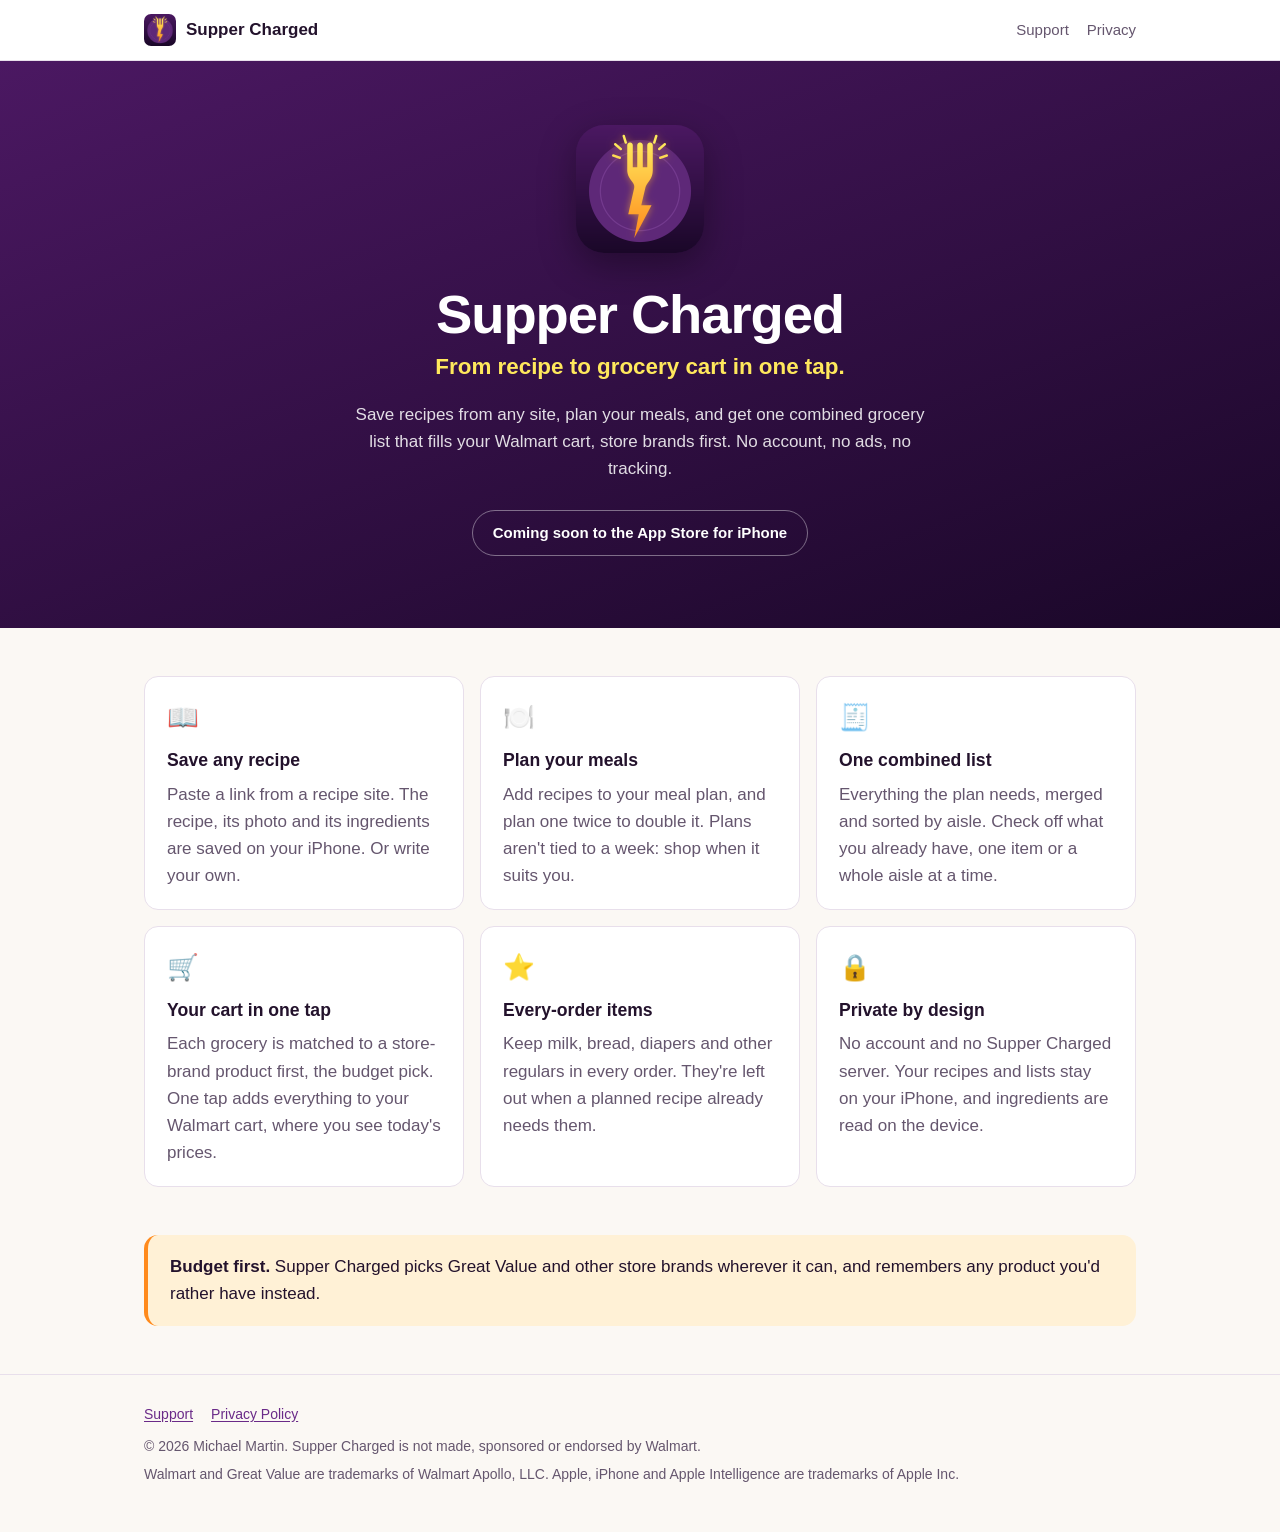
<file: index.html>
<!doctype html>
<html lang="en">
<head>
  <meta charset="utf-8">
  <meta name="viewport" content="width=device-width, initial-scale=1">
  <title>Supper Charged</title>
  <meta name="description" content="Save recipes from any site, plan your meals, and fill your grocery cart in one tap, store brands first. No account, no ads, no tracking.">
  <link rel="stylesheet" href="assets/style.css">
  <link rel="icon" href="assets/favicon-64.png" type="image/png">
  <link rel="apple-touch-icon" href="assets/icon-180.png">
</head>
<body>
  <header class="site-header">
    <div class="wrap">
      <a class="brand" href="./"><img src="assets/icon-180.png" alt="">Supper Charged</a>
      <nav class="site-nav" aria-label="Site">
        <a href="support/">Support</a>
        <a href="privacy/">Privacy</a>
      </nav>
    </div>
  </header>

  <main>
    <section class="hero">
      <div class="wrap">
        <img src="assets/icon-512.png" alt="The Supper Charged icon: a fork with a lightning-bolt handle">
        <h1>Supper Charged</h1>
        <p class="tagline">From recipe to grocery cart in one tap.</p>
        <p class="lede">Save recipes from any site, plan your meals, and get one combined grocery list that fills your Walmart cart, store brands first. No account, no ads, no tracking.</p>
        <span class="badge">Coming soon to the App Store for iPhone</span>
      </div>
    </section>

    <div class="wrap">
      <section class="features" aria-label="Features">
        <article class="card">
          <span class="emoji" aria-hidden="true">📖</span>
          <h2>Save any recipe</h2>
          <p>Paste a link from a recipe site. The recipe, its photo and its ingredients are saved on your iPhone. Or write your own.</p>
        </article>
        <article class="card">
          <span class="emoji" aria-hidden="true">🍽️</span>
          <h2>Plan your meals</h2>
          <p>Add recipes to your meal plan, and plan one twice to double it. Plans aren't tied to a week: shop when it suits you.</p>
        </article>
        <article class="card">
          <span class="emoji" aria-hidden="true">🧾</span>
          <h2>One combined list</h2>
          <p>Everything the plan needs, merged and sorted by aisle. Check off what you already have, one item or a whole aisle at a time.</p>
        </article>
        <article class="card">
          <span class="emoji" aria-hidden="true">🛒</span>
          <h2>Your cart in one tap</h2>
          <p>Each grocery is matched to a store-brand product first, the budget pick. One tap adds everything to your Walmart cart, where you see today's prices.</p>
        </article>
        <article class="card">
          <span class="emoji" aria-hidden="true">⭐</span>
          <h2>Every-order items</h2>
          <p>Keep milk, bread, diapers and other regulars in every order. They're left out when a planned recipe already needs them.</p>
        </article>
        <article class="card">
          <span class="emoji" aria-hidden="true">🔒</span>
          <h2>Private by design</h2>
          <p>No account and no Supper Charged server. Your recipes and lists stay on your iPhone, and ingredients are read on the device.</p>
        </article>
      </section>

      <div class="callout">
        <p><strong>Budget first.</strong> Supper Charged picks Great Value and other store brands wherever it can, and remembers any product you'd rather have instead.</p>
      </div>
    </div>
  </main>

  <footer class="site-footer">
    <div class="wrap">
      <nav aria-label="Footer">
        <a href="support/">Support</a>
        <a href="privacy/">Privacy Policy</a>
      </nav>
      <p>© 2026 Michael Martin. Supper Charged is not made, sponsored or endorsed by Walmart.</p>
      <p>Walmart and Great Value are trademarks of Walmart Apollo, LLC. Apple, iPhone and Apple Intelligence are trademarks of Apple Inc.</p>
    </div>
  </footer>
</body>
</html>
</file>
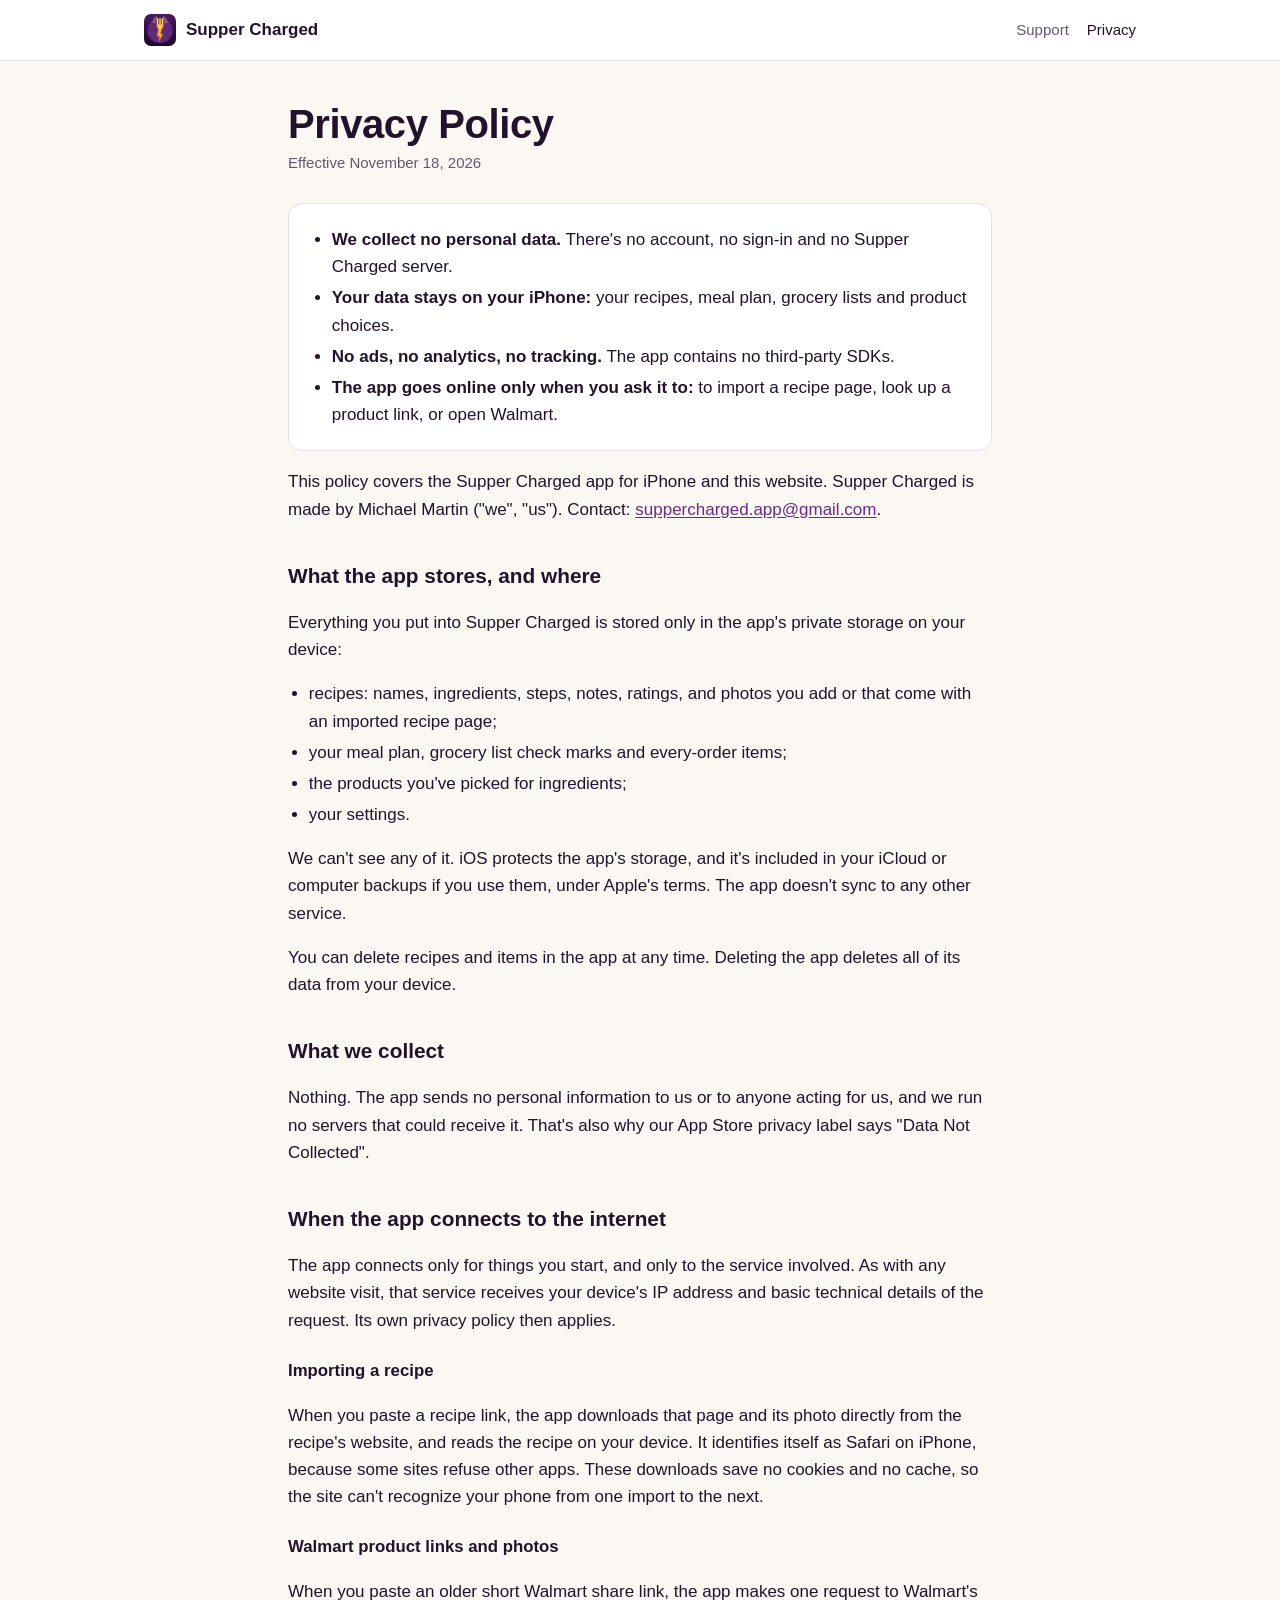
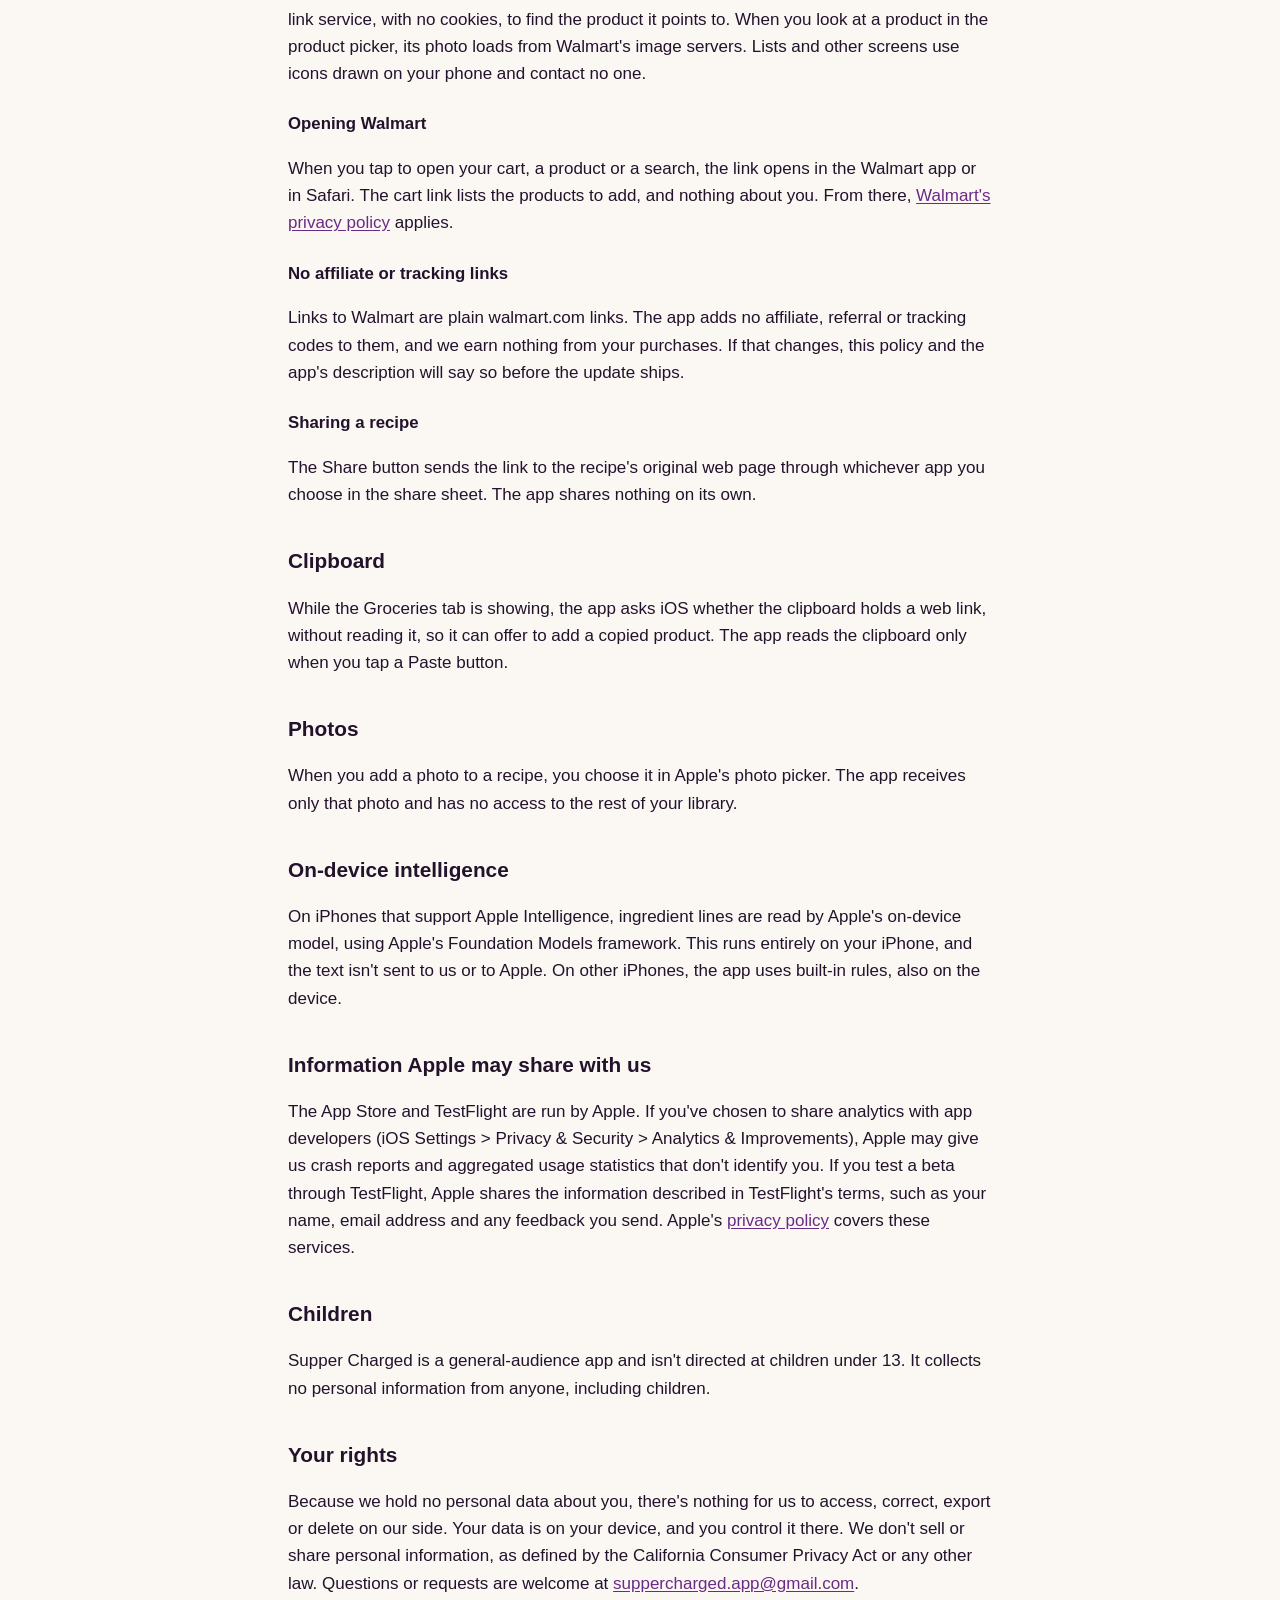
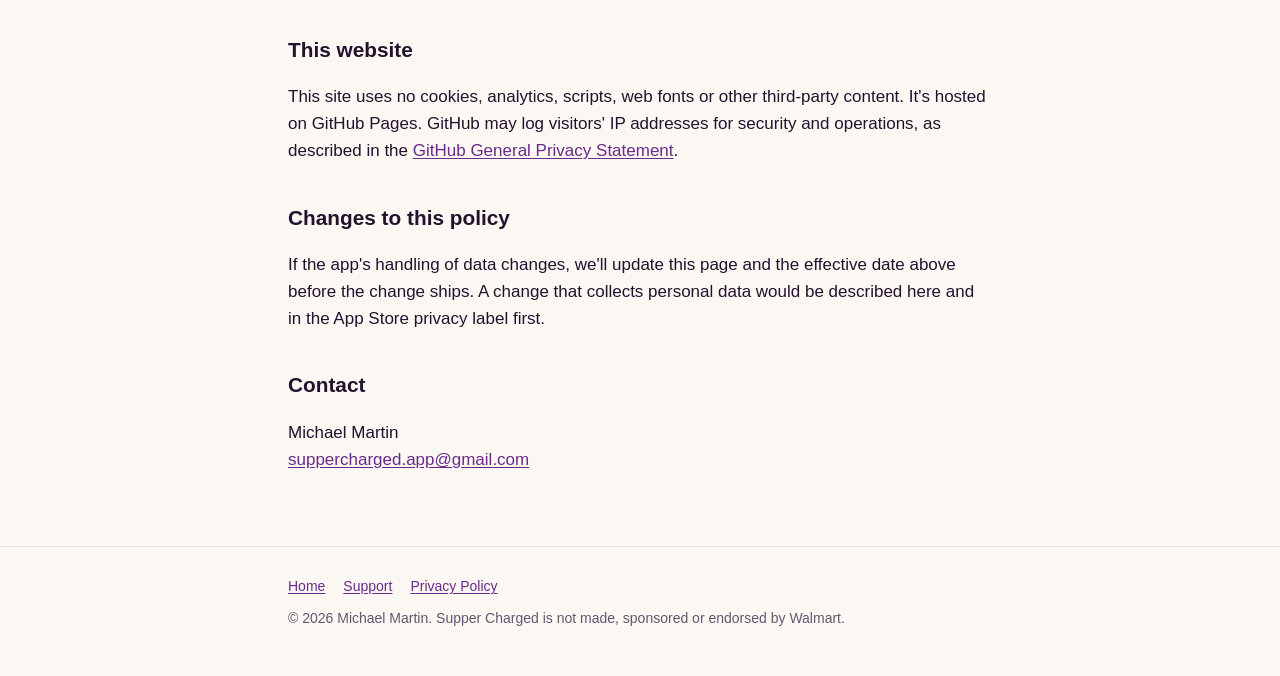
<file: privacy/index.html>
<!doctype html>
<html lang="en">
<head>
  <meta charset="utf-8">
  <meta name="viewport" content="width=device-width, initial-scale=1">
  <title>Privacy Policy · Supper Charged</title>
  <meta name="description" content="Supper Charged collects no personal data. Your recipes, meal plan and grocery lists stay on your iPhone.">
  <link rel="stylesheet" href="../assets/style.css">
  <link rel="icon" href="../assets/favicon-64.png" type="image/png">
  <link rel="apple-touch-icon" href="../assets/icon-180.png">
</head>
<body>
  <header class="site-header">
    <div class="wrap">
      <a class="brand" href="../"><img src="../assets/icon-180.png" alt="">Supper Charged</a>
      <nav class="site-nav" aria-label="Site">
        <a href="../support/">Support</a>
        <a href="./" aria-current="page">Privacy</a>
      </nav>
    </div>
  </header>

  <main class="page">
    <div class="wrap narrow">
      <h1>Privacy Policy</h1>
      <p class="updated">Effective November 18, 2026</p>

      <div class="summary">
        <ul>
          <li><strong>We collect no personal data.</strong> There's no account, no sign-in and no Supper Charged server.</li>
          <li><strong>Your data stays on your iPhone:</strong> your recipes, meal plan, grocery lists and product choices.</li>
          <li><strong>No ads, no analytics, no tracking.</strong> The app contains no third-party SDKs.</li>
          <li><strong>The app goes online only when you ask it to:</strong> to import a recipe page, look up a product link, or open Walmart.</li>
        </ul>
      </div>

      <p>This policy covers the Supper Charged app for iPhone and this website. Supper Charged is made by Michael Martin ("we", "us"). Contact: <a href="mailto:suppercharged.app@gmail.com">suppercharged.app@gmail.com</a>.</p>

      <h2>What the app stores, and where</h2>
      <p>Everything you put into Supper Charged is stored only in the app's private storage on your device:</p>
      <ul>
        <li>recipes: names, ingredients, steps, notes, ratings, and photos you add or that come with an imported recipe page;</li>
        <li>your meal plan, grocery list check marks and every-order items;</li>
        <li>the products you've picked for ingredients;</li>
        <li>your settings.</li>
      </ul>
      <p>We can't see any of it. iOS protects the app's storage, and it's included in your iCloud or computer backups if you use them, under Apple's terms. The app doesn't sync to any other service.</p>
      <p>You can delete recipes and items in the app at any time. Deleting the app deletes all of its data from your device.</p>

      <h2>What we collect</h2>
      <p>Nothing. The app sends no personal information to us or to anyone acting for us, and we run no servers that could receive it. That's also why our App Store privacy label says "Data Not Collected".</p>

      <h2>When the app connects to the internet</h2>
      <p>The app connects only for things you start, and only to the service involved. As with any website visit, that service receives your device's IP address and basic technical details of the request. Its own privacy policy then applies.</p>
      <h3>Importing a recipe</h3>
      <p>When you paste a recipe link, the app downloads that page and its photo directly from the recipe's website, and reads the recipe on your device. It identifies itself as Safari on iPhone, because some sites refuse other apps. These downloads save no cookies and no cache, so the site can't recognize your phone from one import to the next.</p>
      <h3>Walmart product links and photos</h3>
      <p>When you paste an older short Walmart share link, the app makes one request to Walmart's link service, with no cookies, to find the product it points to. When you look at a product in the product picker, its photo loads from Walmart's image servers. Lists and other screens use icons drawn on your phone and contact no one.</p>
      <h3>Opening Walmart</h3>
      <p>When you tap to open your cart, a product or a search, the link opens in the Walmart app or in Safari. The cart link lists the products to add, and nothing about you. From there, <a href="https://corporate.walmart.com/privacy-security">Walmart's privacy policy</a> applies.</p>
      <h3>No affiliate or tracking links</h3>
      <p>Links to Walmart are plain walmart.com links. The app adds no affiliate, referral or tracking codes to them, and we earn nothing from your purchases. If that changes, this policy and the app's description will say so before the update ships.</p>
      <h3>Sharing a recipe</h3>
      <p>The Share button sends the link to the recipe's original web page through whichever app you choose in the share sheet. The app shares nothing on its own.</p>

      <h2>Clipboard</h2>
      <p>While the Groceries tab is showing, the app asks iOS whether the clipboard holds a web link, without reading it, so it can offer to add a copied product. The app reads the clipboard only when you tap a Paste button.</p>

      <h2>Photos</h2>
      <p>When you add a photo to a recipe, you choose it in Apple's photo picker. The app receives only that photo and has no access to the rest of your library.</p>

      <h2>On-device intelligence</h2>
      <p>On iPhones that support Apple Intelligence, ingredient lines are read by Apple's on-device model, using Apple's Foundation Models framework. This runs entirely on your iPhone, and the text isn't sent to us or to Apple. On other iPhones, the app uses built-in rules, also on the device.</p>

      <h2>Information Apple may share with us</h2>
      <p>The App Store and TestFlight are run by Apple. If you've chosen to share analytics with app developers (iOS Settings &gt; Privacy &amp; Security &gt; Analytics &amp; Improvements), Apple may give us crash reports and aggregated usage statistics that don't identify you. If you test a beta through TestFlight, Apple shares the information described in TestFlight's terms, such as your name, email address and any feedback you send. Apple's <a href="https://www.apple.com/legal/privacy/">privacy policy</a> covers these services.</p>

      <h2>Children</h2>
      <p>Supper Charged is a general-audience app and isn't directed at children under 13. It collects no personal information from anyone, including children.</p>

      <h2>Your rights</h2>
      <p>Because we hold no personal data about you, there's nothing for us to access, correct, export or delete on our side. Your data is on your device, and you control it there. We don't sell or share personal information, as defined by the California Consumer Privacy Act or any other law. Questions or requests are welcome at <a href="mailto:suppercharged.app@gmail.com">suppercharged.app@gmail.com</a>.</p>

      <h2>This website</h2>
      <p>This site uses no cookies, analytics, scripts, web fonts or other third-party content. It's hosted on GitHub Pages. GitHub may log visitors' IP addresses for security and operations, as described in the <a href="https://docs.github.com/en/site-policy/privacy-policies/github-general-privacy-statement">GitHub General Privacy Statement</a>.</p>

      <h2>Changes to this policy</h2>
      <p>If the app's handling of data changes, we'll update this page and the effective date above before the change ships. A change that collects personal data would be described here and in the App Store privacy label first.</p>

      <h2>Contact</h2>
      <p>Michael Martin<br><a href="mailto:suppercharged.app@gmail.com">suppercharged.app@gmail.com</a></p>
    </div>
  </main>

  <footer class="site-footer">
    <div class="wrap narrow">
      <nav aria-label="Footer">
        <a href="../">Home</a>
        <a href="../support/">Support</a>
        <a href="./">Privacy Policy</a>
      </nav>
      <p>© 2026 Michael Martin. Supper Charged is not made, sponsored or endorsed by Walmart.</p>
    </div>
  </footer>
</body>
</html>
</file>
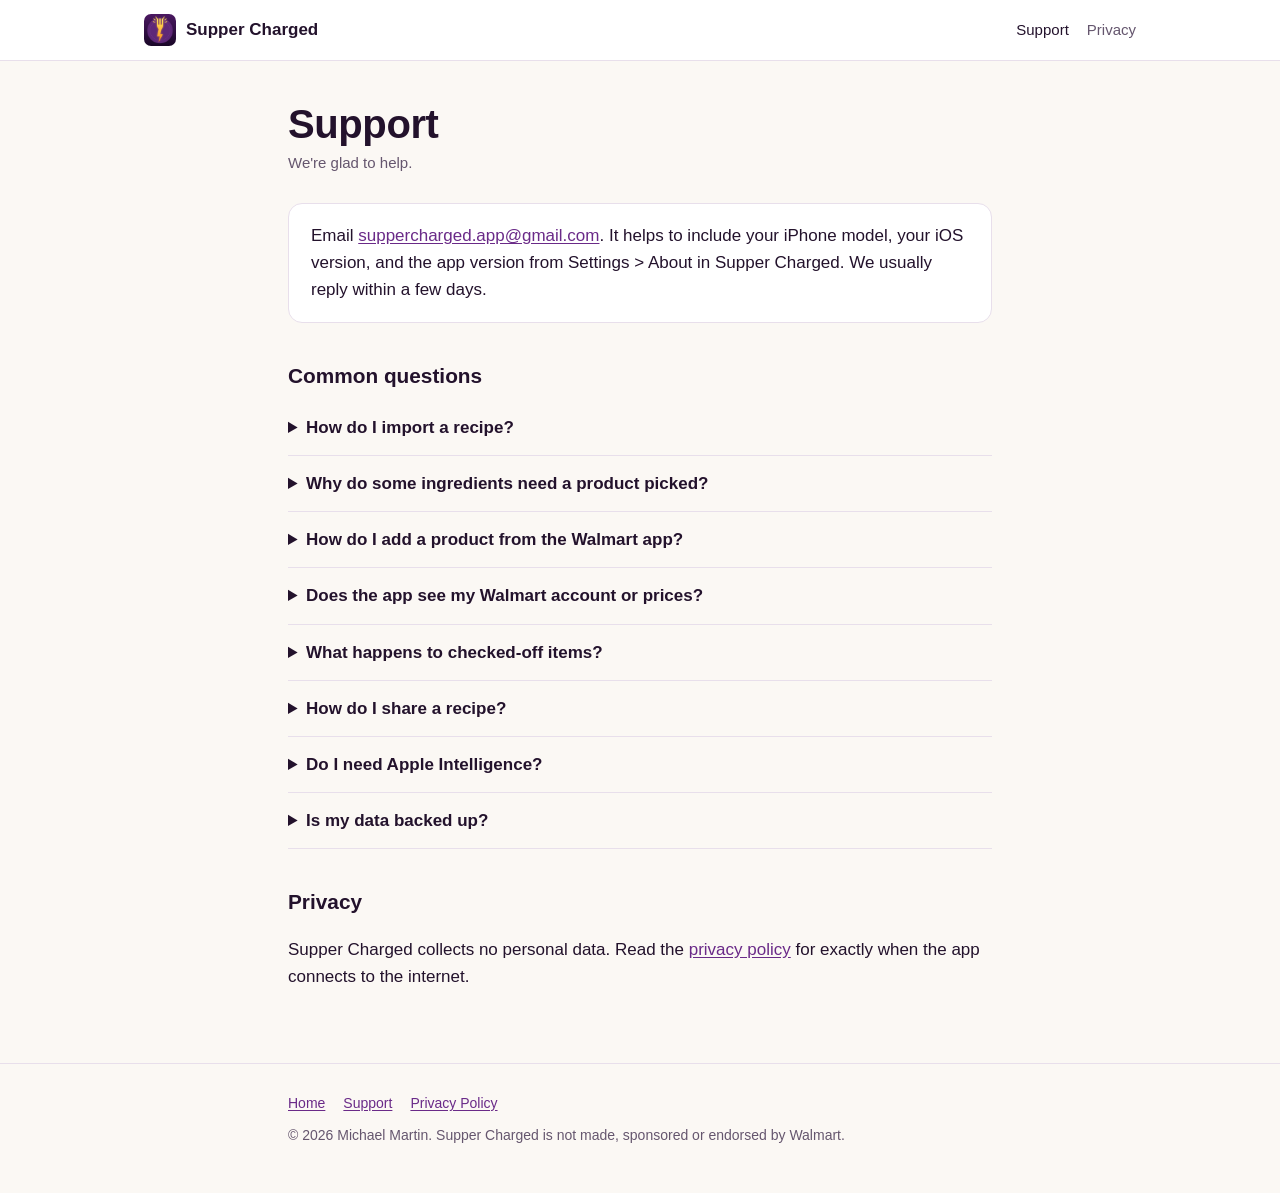
<file: support/index.html>
<!doctype html>
<html lang="en">
<head>
  <meta charset="utf-8">
  <meta name="viewport" content="width=device-width, initial-scale=1">
  <title>Support · Supper Charged</title>
  <meta name="description" content="Help with Supper Charged: importing recipes, the grocery list, Walmart products, and how to contact us.">
  <link rel="stylesheet" href="../assets/style.css">
  <link rel="icon" href="../assets/favicon-64.png" type="image/png">
  <link rel="apple-touch-icon" href="../assets/icon-180.png">
</head>
<body>
  <header class="site-header">
    <div class="wrap">
      <a class="brand" href="../"><img src="../assets/icon-180.png" alt="">Supper Charged</a>
      <nav class="site-nav" aria-label="Site">
        <a href="./" aria-current="page">Support</a>
        <a href="../privacy/">Privacy</a>
      </nav>
    </div>
  </header>

  <main class="page">
    <div class="wrap narrow">
      <h1>Support</h1>
      <p class="updated">We're glad to help.</p>

      <div class="summary">
        <p>Email <a href="mailto:suppercharged.app@gmail.com?subject=Supper%20Charged%20support">suppercharged.app@gmail.com</a>. It helps to include your iPhone model, your iOS version, and the app version from Settings &gt; About in Supper Charged. We usually reply within a few days.</p>
      </div>

      <h2>Common questions</h2>

      <details>
        <summary>How do I import a recipe?</summary>
        <p>Copy the recipe page's link in Safari or the site's share button. In Supper Charged, go to Recipes, tap +, choose Import from a Website, and tap Paste. The app downloads the page, reads the recipe and its ingredients, and lets you review everything before saving. Some sites hide their recipes from apps; for those, try the site's printable version, or write the recipe in yourself.</p>
      </details>

      <details>
        <summary>Why do some ingredients need a product picked?</summary>
        <p>Supper Charged matches each ingredient to a product from its built-in list, store brands first. An ingredient it can't match confidently is left for you: tap it on the Groceries tab to pick a product, or paste a Walmart product link. Your choice is remembered for every recipe that uses that ingredient.</p>
      </details>

      <details>
        <summary>How do I add a product from the Walmart app?</summary>
        <p>In the Walmart app, open the product, tap Share, then Copy Link. Switch to Supper Charged: the Groceries tab offers to paste it. You can use it for an ingredient, or add it as an item of its own, like diapers.</p>
      </details>

      <details>
        <summary>Does the app see my Walmart account or prices?</summary>
        <p>No. The app never signs in to Walmart. Tapping to order opens your Walmart cart with every product added once. You see current prices and change quantities there, and you check out with Walmart as usual.</p>
      </details>

      <details>
        <summary>What happens to checked-off items?</summary>
        <p>Anything you check off is treated as ordered or already on hand. Sending your cart checks off what went into it, so recipes you plan afterwards show up as still to order. Starting a new meal plan clears every check.</p>
      </details>

      <details>
        <summary>How do I share a recipe?</summary>
        <p>Tap Share on a recipe to send the link to its original web page. The person you send it to gets the recipe as published, without your changes. A recipe you wrote in the app has no Share button.</p>
      </details>

      <details>
        <summary>Do I need Apple Intelligence?</summary>
        <p>No. On iPhones with Apple Intelligence turned on, ingredients are read by Apple's on-device model. Every other iPhone uses built-in rules. Either way, nothing leaves your phone. Settings &gt; Reading Ingredients shows which one your iPhone uses.</p>
      </details>

      <details>
        <summary>Is my data backed up?</summary>
        <p>Your recipes and lists are stored on your iPhone and included in your iCloud or computer backups, if you use them. Supper Charged doesn't sync between devices. Deleting the app deletes its data from the device.</p>
      </details>

      <h2>Privacy</h2>
      <p>Supper Charged collects no personal data. Read the <a href="../privacy/">privacy policy</a> for exactly when the app connects to the internet.</p>
    </div>
  </main>

  <footer class="site-footer">
    <div class="wrap narrow">
      <nav aria-label="Footer">
        <a href="../">Home</a>
        <a href="./">Support</a>
        <a href="../privacy/">Privacy Policy</a>
      </nav>
      <p>© 2026 Michael Martin. Supper Charged is not made, sponsored or endorsed by Walmart.</p>
    </div>
  </footer>
</body>
</html>
</file>
<file: assets/style.css>
/* Supper Charged website. No web fonts, scripts or third-party requests:
   the site keeps the same privacy promise as the app. Colors follow the icon. */

:root {
  --bg: #fbf8f4;
  --surface: #ffffff;
  --text: #23122c;
  --muted: #65566e;
  --border: #e8dfeb;
  --accent: #6a2a88;
  --link: #6a2a88;
  --spark: #ff8a1c;
  --spark-soft: #fff1d6;
  --hero-from: #4b1862;
  --hero-to: #1a0728;
  --hero-text: #ffffff;
  --hero-tag: #ffe85c;
  --radius: 14px;
  color-scheme: light;
}

@media (prefers-color-scheme: dark) {
  :root {
    --bg: #12081b;
    --surface: #1d0f29;
    --text: #f2ecf5;
    --muted: #b6a7c0;
    --border: #3a2548;
    --accent: #d9a6f2;
    --link: #e7c2f8;
    --spark-soft: #3a2410;
    color-scheme: dark;
  }
}

* { box-sizing: border-box; }

html { -webkit-text-size-adjust: 100%; }

body {
  margin: 0;
  background: var(--bg);
  color: var(--text);
  font: 17px/1.6 -apple-system, BlinkMacSystemFont, "SF Pro Text", "Segoe UI", Roboto, "Helvetica Neue", Arial, sans-serif;
}

a { color: var(--link); text-underline-offset: 2px; }
a:hover { text-decoration-thickness: 2px; }

.wrap {
  width: 100%;
  max-width: 64rem;
  margin: 0 auto;
  padding: 0 16px;
}

.narrow { max-width: 46rem; }

/* Top bar */
.site-header {
  border-bottom: 1px solid var(--border);
  background: var(--surface);
}
.site-header .wrap {
  display: flex;
  align-items: center;
  justify-content: space-between;
  gap: 12px;
  min-height: 60px;
  flex-wrap: wrap;
}
.brand {
  display: flex;
  align-items: center;
  gap: 10px;
  font-weight: 700;
  color: var(--text);
  text-decoration: none;
}
.brand img { width: 32px; height: 32px; border-radius: 22%; }
.site-nav { display: flex; gap: 18px; font-size: 15px; }
.site-nav a { color: var(--muted); text-decoration: none; }
.site-nav a:hover, .site-nav a[aria-current="page"] { color: var(--text); }

/* Home hero */
.hero {
  background: linear-gradient(160deg, var(--hero-from), var(--hero-to));
  color: var(--hero-text);
  padding: 64px 0 72px;
  text-align: center;
}
.hero img {
  width: 128px;
  height: 128px;
  border-radius: 22%;
  box-shadow: 0 12px 36px rgba(0, 0, 0, 0.35);
}
.hero h1 {
  margin: 24px 0 4px;
  font-size: clamp(2.2rem, 7vw, 3.4rem);
  line-height: 1.1;
  letter-spacing: -0.02em;
}
.hero .tagline {
  margin: 0 0 16px;
  color: var(--hero-tag);
  font-size: clamp(1.1rem, 3.6vw, 1.4rem);
  font-weight: 600;
}
.hero .lede {
  max-width: 36rem;
  margin: 0 auto 28px;
  color: rgba(255, 255, 255, 0.86);
}
.badge {
  display: inline-block;
  padding: 10px 20px;
  border: 1px solid rgba(255, 255, 255, 0.4);
  border-radius: 999px;
  color: var(--hero-text);
  font-weight: 600;
  font-size: 15px;
}

/* Features */
.features {
  display: grid;
  grid-template-columns: repeat(auto-fit, minmax(16rem, 1fr));
  gap: 16px;
  padding: 48px 0 16px;
}
.card {
  background: var(--surface);
  border: 1px solid var(--border);
  border-radius: var(--radius);
  padding: 20px 22px;
}
.card h2 {
  margin: 0 0 6px;
  font-size: 1.1rem;
}
.card p { margin: 0; color: var(--muted); }
.card .emoji { font-size: 1.6rem; display: block; margin-bottom: 8px; }

.callout {
  margin: 32px 0 48px;
  padding: 18px 22px;
  border-radius: var(--radius);
  background: var(--spark-soft);
  border-left: 4px solid var(--spark);
}
.callout p { margin: 0; }

/* Text pages */
.page { padding: 40px 0 56px; }
.page h1 {
  margin: 0 0 4px;
  font-size: clamp(1.9rem, 5vw, 2.5rem);
  line-height: 1.15;
  letter-spacing: -0.01em;
}
.page .updated { margin: 0 0 28px; color: var(--muted); font-size: 15px; }
.page h2 { margin: 36px 0 8px; font-size: 1.3rem; }
.page h3 { margin: 24px 0 6px; font-size: 1.05rem; }
.page ul { padding-left: 1.3rem; }
.page li { margin: 4px 0; }
.summary {
  padding: 18px 22px;
  border-radius: var(--radius);
  background: var(--surface);
  border: 1px solid var(--border);
}
.summary ul, .summary p { margin: 0; }

details {
  border-bottom: 1px solid var(--border);
  padding: 14px 0;
}
details summary {
  cursor: pointer;
  font-weight: 600;
}
details p { margin: 10px 0 0; color: var(--muted); }

/* Footer */
.site-footer {
  border-top: 1px solid var(--border);
  padding: 28px 0 40px;
  color: var(--muted);
  font-size: 14px;
}
.site-footer nav { display: flex; gap: 18px; margin-bottom: 10px; flex-wrap: wrap; }
.site-footer p { margin: 6px 0; }
</file>
